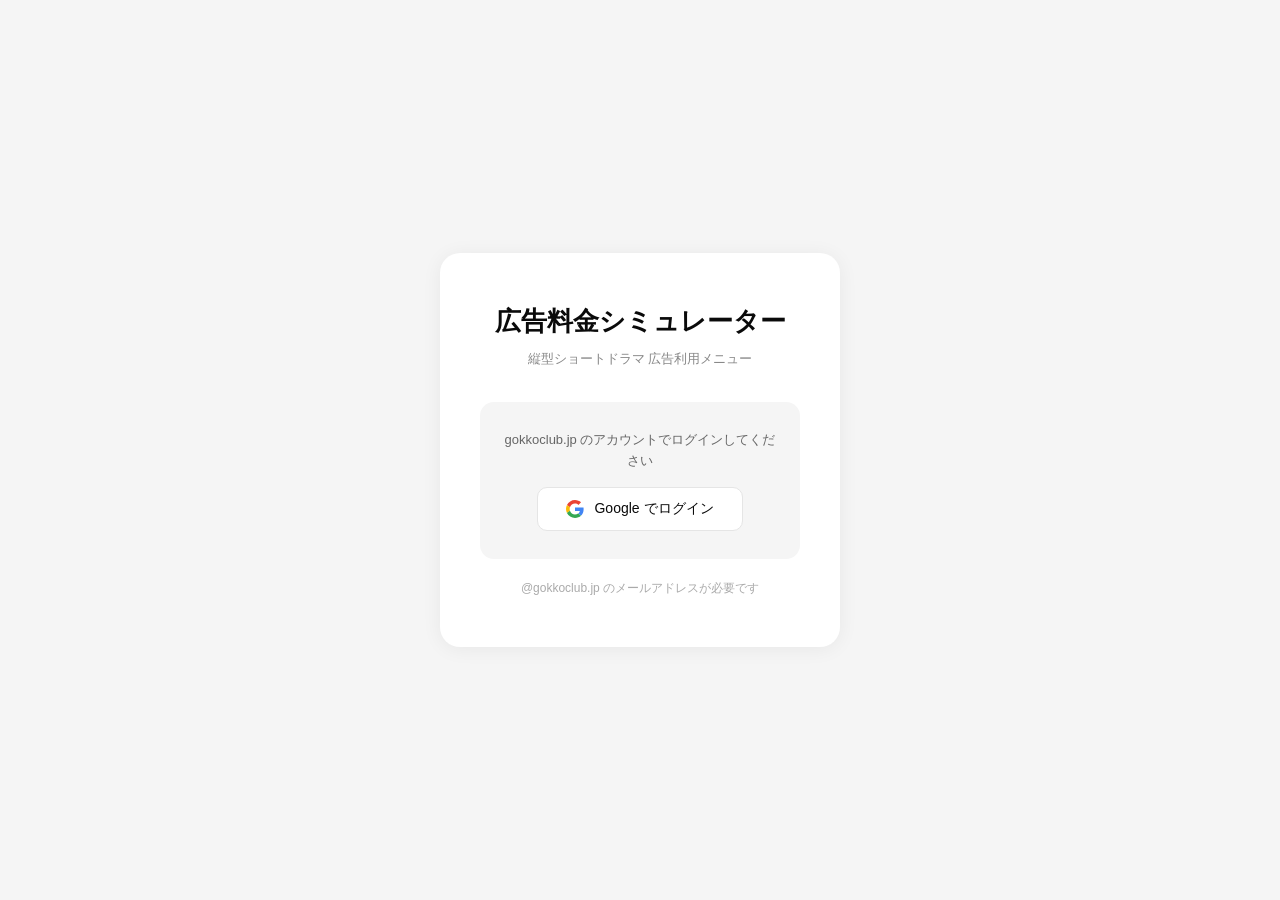
<file: index.html>
<!DOCTYPE html>
<html lang="ja">
<head>
<meta charset="UTF-8">
<meta name="viewport" content="width=device-width, initial-scale=1.0">
<title>GOKKO | 縦型ショートドラマ 広告利用メニュー</title>
<script src="https://accounts.google.com/gsi/client" async defer></script>
<link rel="stylesheet" href="shared.css">
<style>
  /* ── Login Overlay (auth version only) ── */
  .login-overlay {
    position: fixed;
    inset: 0;
    z-index: 9999;
    background: var(--gray-100);
    display: flex;
    align-items: center;
    justify-content: center;
    transition: opacity 0.4s, visibility 0.4s;
  }
  .login-overlay.hidden {
    opacity: 0;
    visibility: hidden;
    pointer-events: none;
  }
  .login-card {
    background: var(--white);
    border-radius: 20px;
    padding: 48px 40px;
    text-align: center;
    max-width: 400px;
    width: 90%;
    box-shadow: 0 2px 20px rgba(0,0,0,0.06);
  }
  .login-card h2 {
    font-size: 26px;
    font-weight: 900;
    margin-bottom: 6px;
    color: var(--black);
  }
  .login-card .login-sub {
    font-size: 13px;
    color: var(--gray-500);
    margin-bottom: 32px;
  }
  .login-box {
    background: var(--gray-100);
    border-radius: 14px;
    padding: 28px 24px;
    margin-bottom: 20px;
  }
  .login-box p {
    font-size: 13px;
    color: var(--gray-600);
    margin-bottom: 16px;
  }
  .google-btn {
    display: inline-flex;
    align-items: center;
    gap: 10px;
    background: var(--white);
    border: 1px solid var(--card-border);
    border-radius: 10px;
    padding: 12px 28px;
    font-size: 14px;
    font-weight: 500;
    color: var(--black);
    cursor: pointer;
    transition: all 0.2s;
    font-family: var(--font-ja);
  }
  .google-btn:hover {
    border-color: var(--gray-400);
    box-shadow: 0 2px 8px rgba(0,0,0,0.08);
  }
  .google-btn:focus-visible {
    outline: 3px solid rgba(10,10,10,0.35);
    outline-offset: 3px;
  }
  .google-btn:disabled {
    opacity: 0.6;
    cursor: wait;
  }
  .google-btn svg { width: 18px; height: 18px; }
  .login-domain {
    font-size: 12px;
    color: var(--gray-400);
  }
  .login-error {
    color: #d32f2f;
    font-size: 12px;
    margin-top: 12px;
    display: none;
  }

  .app-content { display: none; }
  .app-content.visible { display: block; }
</style>
</head>
<body>

<!-- ── Login Overlay ── -->
<div class="login-overlay" id="loginOverlay">
  <div class="login-card">
    <h2>広告料金シミュレーター</h2>
    <p class="login-sub">縦型ショートドラマ 広告利用メニュー</p>
    <div class="login-box">
      <p>gokkoclub.jp のアカウントでログインしてください</p>
      <button type="button" class="google-btn" id="googleLoginBtn">
        <svg viewBox="0 0 48 48"><path fill="#EA4335" d="M24 9.5c3.54 0 6.71 1.22 9.21 3.6l6.85-6.85C35.9 2.38 30.47 0 24 0 14.62 0 6.51 5.38 2.56 13.22l7.98 6.19C12.43 13.72 17.74 9.5 24 9.5z"/><path fill="#4285F4" d="M46.98 24.55c0-1.57-.15-3.09-.38-4.55H24v9.02h12.94c-.58 2.96-2.26 5.48-4.78 7.18l7.73 6c4.51-4.18 7.09-10.36 7.09-17.65z"/><path fill="#FBBC05" d="M10.53 28.59c-.48-1.45-.76-2.99-.76-4.59s.27-3.14.76-4.59l-7.98-6.19C.92 16.46 0 20.12 0 24c0 3.88.92 7.54 2.56 10.78l7.97-6.19z"/><path fill="#34A853" d="M24 48c6.48 0 11.93-2.13 15.89-5.81l-7.73-6c-2.15 1.45-4.92 2.3-8.16 2.3-6.26 0-11.57-4.22-13.47-9.91l-7.98 6.19C6.51 42.62 14.62 48 24 48z"/></svg>
        Google でログイン
      </button>
      <p class="login-error" id="loginError" role="alert" aria-live="polite">@gokkoclub.jp のメールアドレスでログインしてください</p>
    </div>
    <p class="login-domain">@gokkoclub.jp のメールアドレスが必要です</p>
  </div>
</div>

<!-- ── App Content (hidden until login) ── -->
<div class="app-content" id="appContent">

<!-- ── Hero ── -->
<section class="hero">
  <div class="hero-badge">GOKKO Inc. — Advertising Menu <span class="menu-year"></span></div>
  <h1>Ad Pricing<br>Simulator</h1>
  <p>縦型ショートドラマ広告利用の料金を、プランと各係数からリアルタイムでシミュレーション</p>

  <div class="plan-selector" id="planSelector" role="radiogroup" aria-label="プラン選択">
    <div class="plan-btn" data-plan="0" role="radio" aria-checked="false" tabindex="-1">
      <span class="plan-num">PLAN 01</span>
      <span class="plan-name">ライトプラン</span>
      <span class="plan-sub">フック重視</span>
    </div>
    <div class="plan-btn" data-plan="1" role="radio" aria-checked="false" tabindex="-1">
      <span class="plan-num">PLAN 02</span>
      <span class="plan-name">ベーシックプラン</span>
      <span class="plan-sub">実稼働費回収</span>
    </div>
    <div class="plan-btn active" data-plan="2" role="radio" aria-checked="true" tabindex="0">
      <span class="plan-recommended">RECOMMENDED</span>
      <span class="plan-num">PLAN 03</span>
      <span class="plan-name">スタンダードプラン</span>
      <span class="plan-sub">バランス型</span>
    </div>
    <div class="plan-btn" data-plan="3" role="radio" aria-checked="false" tabindex="-1">
      <span class="plan-num">PLAN 04</span>
      <span class="plan-name">プレミアムプラン</span>
      <span class="plan-sub">アップセル</span>
    </div>
  </div>
</section>

<!-- ── Formula Bar ── -->
<div class="formula-bar">
  <span>総額</span> = 基本出演料 × 使用期間 × 競合排除 × 業界 × メディア × 出演者ランク × マージン
</div>

<!-- ── Main ── -->
<div class="container">

  <!-- Base Fee -->
  <section class="section">
    <div class="section-label">Base Fee</div>
    <div class="section-title">基本出演料を入力</div>
    <div class="base-fee-card">
      <label>ショートドラマ出演時のキャスティング費（税別）</label>
      <div class="input-row">
        <span>¥</span>
        <input type="text" class="base-fee-input" id="baseFee" placeholder="100,000" value="100,000" inputmode="numeric" aria-label="基本出演料">
      </div>
    </div>
  </section>

  <!-- Coefficients -->
  <section class="section">
    <div class="section-label">Coefficients</div>
    <div class="section-title">各係数を選択してください</div>
    <div class="coeff-grid" id="coeffGrid"></div>
  </section>

  <!-- Reference -->
  <section class="section">
    <div class="section-label">Reference</div>
    <div class="section-title">出演者ランク別 基本出演料の目安</div>
    <div class="ref-table-wrap">
      <table class="ref-table">
        <thead>
          <tr><th>ランク</th><th>係数</th><th>説明</th><th>基本出演料目安</th></tr>
        </thead>
        <tbody>
          <tr><td>新人A</td><td>×0.8</td><td>GOKKO専属新人</td><td>5万円</td></tr>
          <tr><td>新人B</td><td>×1.0</td><td>一般新人キャスト</td><td>8〜12万円</td></tr>
          <tr><td>準中堅</td><td>×1.8</td><td>実績ある若手</td><td>15〜25万円</td></tr>
          <tr><td>中堅A</td><td>×2.5</td><td>中堅タレント</td><td>30〜40万円</td></tr>
          <tr><td>中堅B</td><td>×3.5</td><td>人気中堅タレント</td><td>50〜80万円</td></tr>
          <tr><td>準有名</td><td>×5.0</td><td>知名度上昇中</td><td>80〜120万円</td></tr>
          <tr><td>有名A</td><td>×8.0</td><td>有名タレント</td><td>150〜300万円</td></tr>
          <tr><td>有名S</td><td>×12.0</td><td>トップクラス</td><td>500万円以上</td></tr>
        </tbody>
      </table>
    </div>
  </section>
</div>

<!-- ── Sticky Result ── -->
<div class="result-panel" id="resultPanel">
  <div class="result-inner">
    <div class="result-left">
      <div class="result-plan-badge" id="resultPlanBadge">STANDARD</div>
      <div class="result-breakdown" id="resultBreakdown"></div>
    </div>
    <div class="result-total">
      <div class="result-total-label">Estimated Total</div>
      <div class="result-total-value" id="resultValue" aria-live="polite" aria-atomic="true">¥0</div>
    </div>
  </div>
  <div class="sr-only" id="resultLiveRegion" aria-live="polite" aria-atomic="true"></div>
</div>

<!-- ── Footer ── -->
<footer class="footer">
  © <span class="copyright-year"></span> GOKKO Inc. All rights reserved. ｜ 本料金表は参考価格です。正式なお見積りは別途ご相談ください。
</footer>

</div><!-- /app-content -->

<script>
// ═══════════════════════════════════════
// GOOGLE AUTH
// ═══════════════════════════════════════
const GOOGLE_CLIENT_ID = '777058430626-nla9pd956ss4t7jrchf58ebc0u614rcq.apps.googleusercontent.com';
const ALLOWED_DOMAIN = 'gokkoclub.jp';

function showApp() {
  hideLoginError();
  setLoginBusy(false);
  document.getElementById('loginOverlay').classList.add('hidden');
  document.getElementById('appContent').classList.add('visible');
}

function showLoggedOutState() {
  setLoginBusy(false);
  document.getElementById('loginOverlay').classList.remove('hidden');
  document.getElementById('appContent').classList.remove('visible');
}

function showLoginError(message) {
  const errorEl = document.getElementById('loginError');
  errorEl.textContent = message;
  errorEl.style.display = 'block';
}

function hideLoginError() {
  document.getElementById('loginError').style.display = 'none';
}

function setLoginBusy(isBusy) {
  const loginButton = document.getElementById('googleLoginBtn');
  if (!loginButton) return;
  loginButton.disabled = isBusy;
  loginButton.setAttribute('aria-busy', String(isBusy));
}

function getGoogleLoginErrorMessage(errorCode) {
  if (errorCode === 'access_denied') {
    return 'Google ログインがキャンセルされました。再度お試しください。';
  }
  if (errorCode === 'popup_closed' || errorCode === 'popup_closed_by_user') {
    return 'Google ログインの画面が閉じられました。再度お試しください。';
  }
  return 'Googleログインに失敗しました。再度お試しください。';
}

function getVerificationErrorMessage(error) {
  if (String(error?.message || '').includes('401')) {
    return 'ログインの有効期限が切れました。再度ログインしてください。';
  }
  return 'ログイン状態を確認できませんでした。再度ログインしてください。';
}

function handleGoogleLogin() {
  hideLoginError();
  if (!window.google?.accounts?.oauth2?.initTokenClient) {
    showLoginError('Googleログインの準備がまだ完了していません。少し待って再度お試しください。');
    return;
  }
  setLoginBusy(true);
  try {
    const client = google.accounts.oauth2.initTokenClient({
      client_id: GOOGLE_CLIENT_ID,
      scope: 'email profile',
      callback: (response) => {
        if (response.error) {
          setLoginBusy(false);
          showLoginError(getGoogleLoginErrorMessage(response.error));
          return;
        }
        if (response.access_token) {
          verifyAndShowApp(response.access_token);
        } else {
          setLoginBusy(false);
          showLoginError('Googleログインに失敗しました。再度お試しください。');
        }
      },
      error_callback: (err) => {
        setLoginBusy(false);
        if (err.type === 'popup_failed_to_open') {
          showLoginError('ポップアップがブロックされました。ブラウザの設定を確認してください。');
        } else if (err.type === 'popup_closed') {
          showLoginError('ログイン画面が閉じられました。再度お試しください。');
        } else {
          showLoginError('Googleログインに失敗しました。再度お試しください。');
        }
      },
    });
    client.requestAccessToken();
  } catch(e) {
    setLoginBusy(false);
    console.error('Google Auth error:', e);
    showLoginError('Googleログインの読み込みに失敗しました。https:// でアクセスしてください。');
  }
}

function verifyAndShowApp(accessToken) {
  fetch('https://www.googleapis.com/oauth2/v3/userinfo', {
    headers: { Authorization: 'Bearer ' + accessToken }
  })
  .then(r => {
    if (!r.ok) throw new Error('userinfo request failed: ' + r.status);
    return r.json();
  })
  .then(user => {
    if (user.email && user.email.endsWith('@' + ALLOWED_DOMAIN)) {
      sessionStorage.setItem('gokko_access_token', accessToken);
      showApp();
    } else {
      sessionStorage.removeItem('gokko_access_token');
      showLoggedOutState();
      showLoginError('@gokkoclub.jp のメールアドレスでログインしてください');
    }
  })
  .catch(err => {
    console.error('Auth verification failed:', err);
    sessionStorage.removeItem('gokko_access_token');
    showLoggedOutState();
    showLoginError(getVerificationErrorMessage(err));
  });
}

window.addEventListener('DOMContentLoaded', () => {
  document.getElementById('googleLoginBtn').addEventListener('click', handleGoogleLogin);
  const savedToken = sessionStorage.getItem('gokko_access_token');
  if (savedToken) {
    setLoginBusy(true);
    verifyAndShowApp(savedToken);
  } else {
    showLoggedOutState();
  }
});
</script>
<script src="shared.js"></script>
<script>
try {
  initSimulator();
} catch(e) {
  console.error('❌ 初期化エラー:', e);
}
</script>
</body>
</html>
</file>
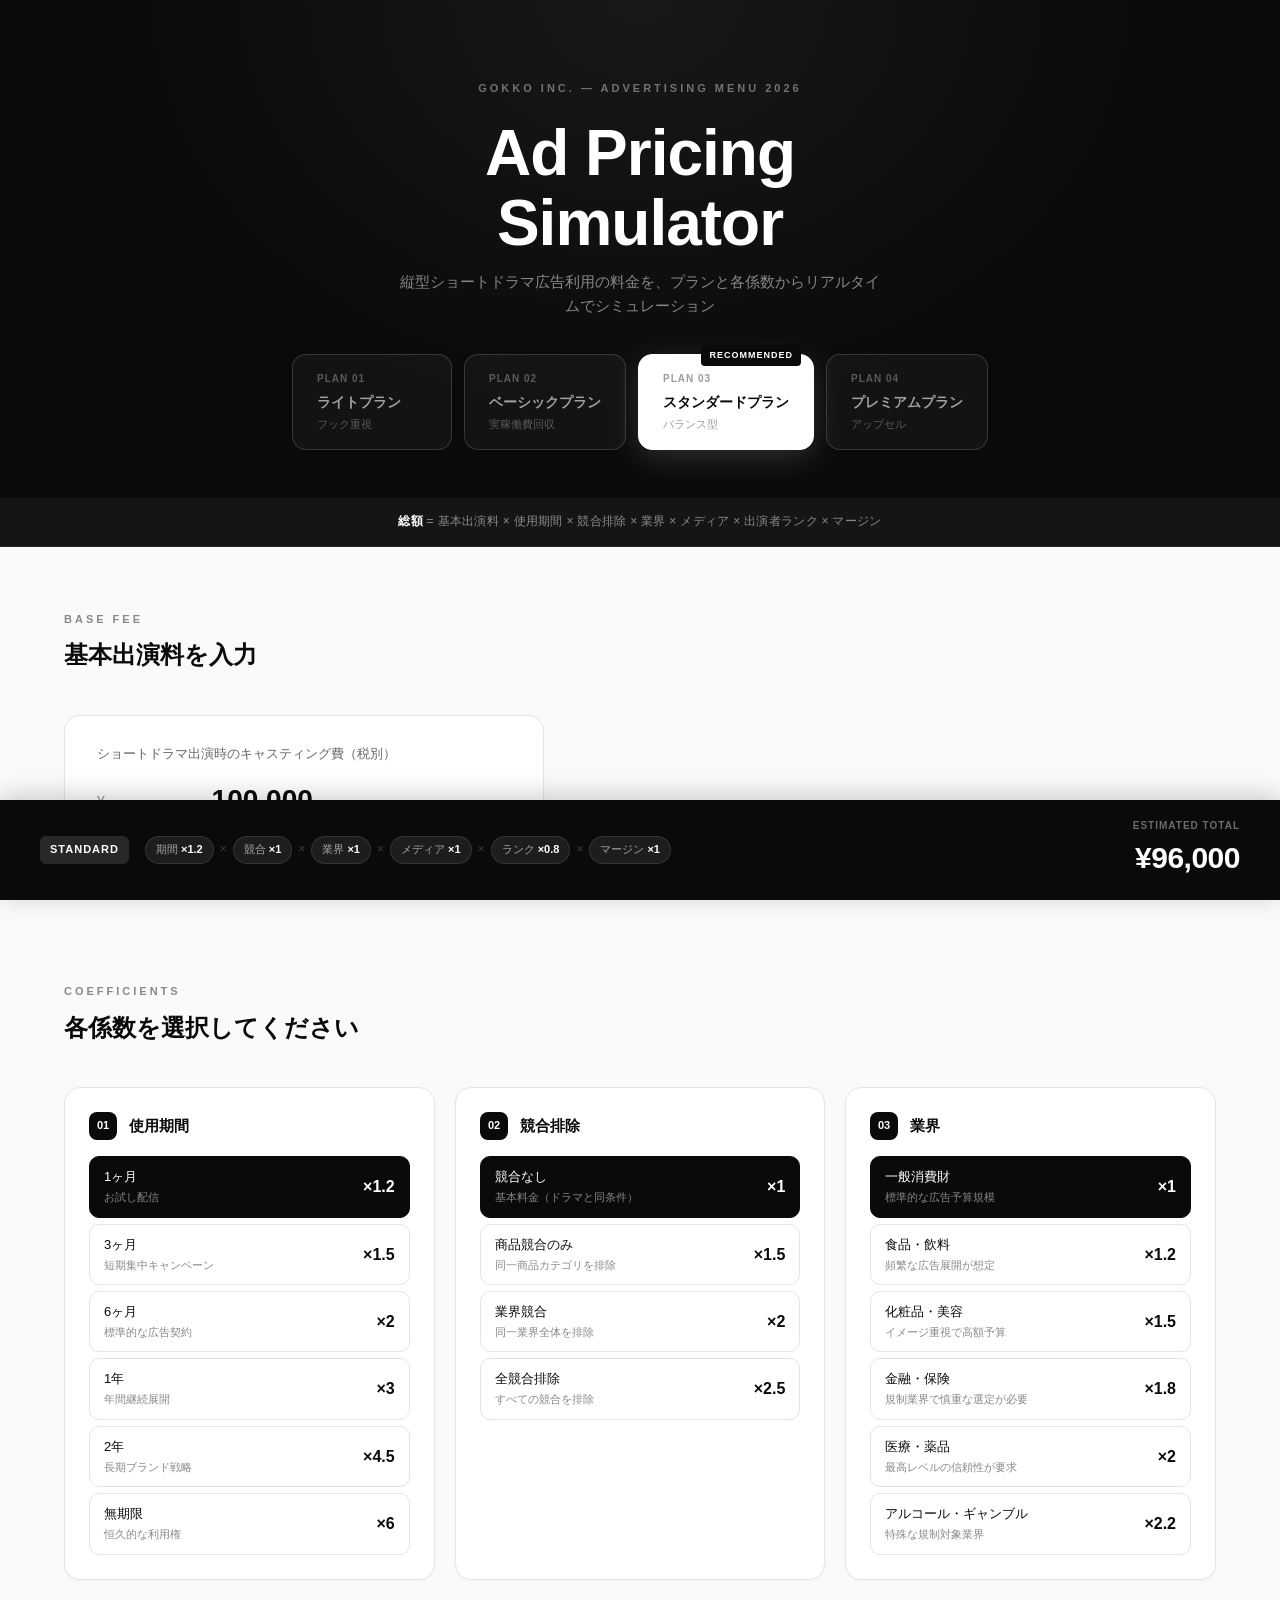
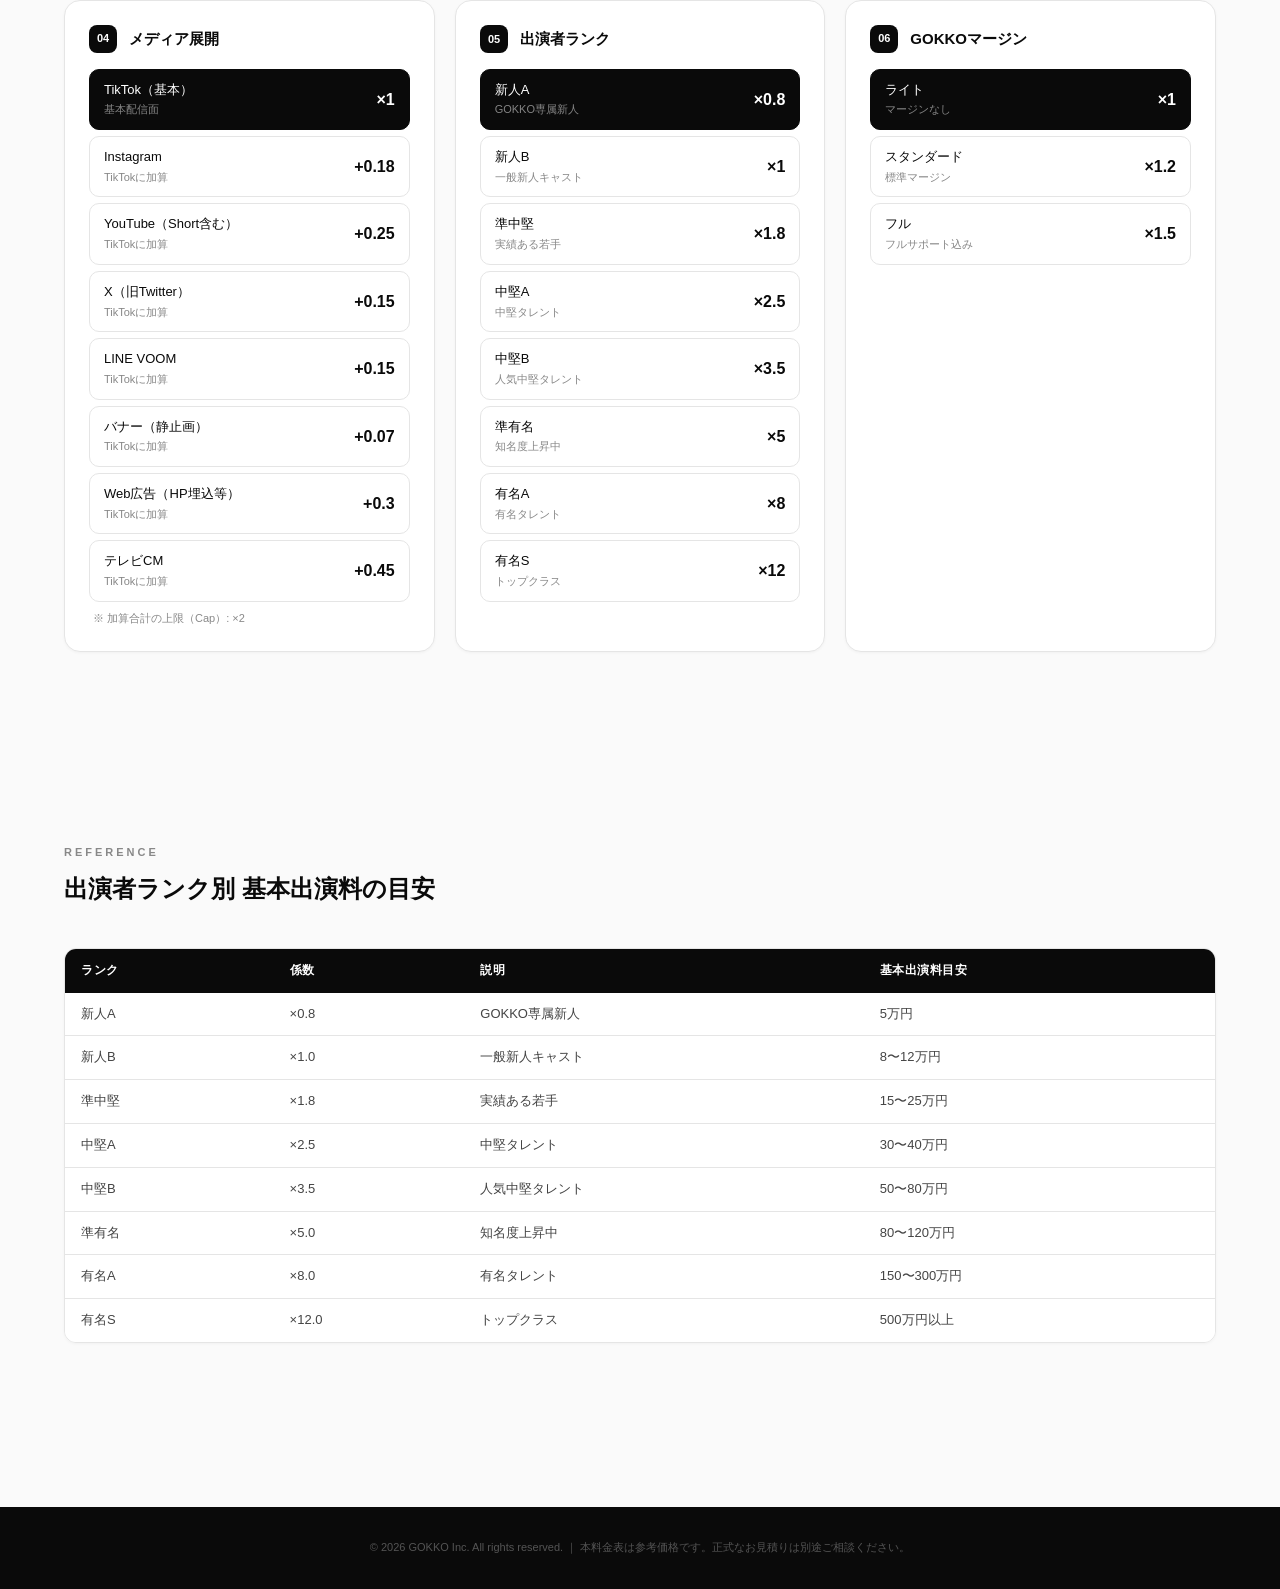
<file: gokko-ad-pricing-preview.html>
<!DOCTYPE html>
<html lang="ja">
<head>
<meta charset="UTF-8">
<meta name="viewport" content="width=device-width, initial-scale=1.0">
<title>GOKKO | 縦型ショートドラマ 広告利用メニュー（プレビュー）</title>
<link rel="stylesheet" href="shared.css">
</head>
<body>

<!-- ── App Content ── -->
<div class="app-content" id="appContent">

<!-- ── Hero ── -->
<section class="hero">
  <div class="hero-badge">GOKKO Inc. — Advertising Menu <span class="menu-year"></span></div>
  <h1>Ad Pricing<br>Simulator</h1>
  <p>縦型ショートドラマ広告利用の料金を、プランと各係数からリアルタイムでシミュレーション</p>

  <div class="plan-selector" id="planSelector" role="radiogroup" aria-label="プラン選択">
    <div class="plan-btn" data-plan="0" role="radio" aria-checked="false" tabindex="-1">
      <span class="plan-num">PLAN 01</span>
      <span class="plan-name">ライトプラン</span>
      <span class="plan-sub">フック重視</span>
    </div>
    <div class="plan-btn" data-plan="1" role="radio" aria-checked="false" tabindex="-1">
      <span class="plan-num">PLAN 02</span>
      <span class="plan-name">ベーシックプラン</span>
      <span class="plan-sub">実稼働費回収</span>
    </div>
    <div class="plan-btn active" data-plan="2" role="radio" aria-checked="true" tabindex="0">
      <span class="plan-recommended">RECOMMENDED</span>
      <span class="plan-num">PLAN 03</span>
      <span class="plan-name">スタンダードプラン</span>
      <span class="plan-sub">バランス型</span>
    </div>
    <div class="plan-btn" data-plan="3" role="radio" aria-checked="false" tabindex="-1">
      <span class="plan-num">PLAN 04</span>
      <span class="plan-name">プレミアムプラン</span>
      <span class="plan-sub">アップセル</span>
    </div>
  </div>
</section>

<!-- ── Formula Bar ── -->
<div class="formula-bar">
  <span>総額</span> = 基本出演料 × 使用期間 × 競合排除 × 業界 × メディア × 出演者ランク × マージン
</div>

<!-- ── Main ── -->
<div class="container">

  <!-- Base Fee -->
  <section class="section">
    <div class="section-label">Base Fee</div>
    <div class="section-title">基本出演料を入力</div>
    <div class="base-fee-card">
      <label>ショートドラマ出演時のキャスティング費（税別）</label>
      <div class="input-row">
        <span>¥</span>
        <input type="text" class="base-fee-input" id="baseFee" placeholder="100,000" value="100,000" inputmode="numeric" aria-label="基本出演料">
      </div>
    </div>
  </section>

  <!-- Coefficients -->
  <section class="section">
    <div class="section-label">Coefficients</div>
    <div class="section-title">各係数を選択してください</div>
    <div class="coeff-grid" id="coeffGrid"></div>
  </section>

  <!-- Reference -->
  <section class="section">
    <div class="section-label">Reference</div>
    <div class="section-title">出演者ランク別 基本出演料の目安</div>
    <div class="ref-table-wrap">
      <table class="ref-table">
        <thead>
          <tr><th>ランク</th><th>係数</th><th>説明</th><th>基本出演料目安</th></tr>
        </thead>
        <tbody>
          <tr><td>新人A</td><td>×0.8</td><td>GOKKO専属新人</td><td>5万円</td></tr>
          <tr><td>新人B</td><td>×1.0</td><td>一般新人キャスト</td><td>8〜12万円</td></tr>
          <tr><td>準中堅</td><td>×1.8</td><td>実績ある若手</td><td>15〜25万円</td></tr>
          <tr><td>中堅A</td><td>×2.5</td><td>中堅タレント</td><td>30〜40万円</td></tr>
          <tr><td>中堅B</td><td>×3.5</td><td>人気中堅タレント</td><td>50〜80万円</td></tr>
          <tr><td>準有名</td><td>×5.0</td><td>知名度上昇中</td><td>80〜120万円</td></tr>
          <tr><td>有名A</td><td>×8.0</td><td>有名タレント</td><td>150〜300万円</td></tr>
          <tr><td>有名S</td><td>×12.0</td><td>トップクラス</td><td>500万円以上</td></tr>
        </tbody>
      </table>
    </div>
  </section>
</div>

<!-- ── Sticky Result ── -->
<div class="result-panel" id="resultPanel">
  <div class="result-inner">
    <div class="result-left">
      <div class="result-plan-badge" id="resultPlanBadge">STANDARD</div>
      <div class="result-breakdown" id="resultBreakdown"></div>
    </div>
    <div class="result-total">
      <div class="result-total-label">Estimated Total</div>
      <div class="result-total-value" id="resultValue" aria-live="polite" aria-atomic="true">¥0</div>
    </div>
  </div>
  <div class="sr-only" id="resultLiveRegion" aria-live="polite" aria-atomic="true"></div>
</div>

<!-- ── Footer ── -->
<footer class="footer">
  © <span class="copyright-year"></span> GOKKO Inc. All rights reserved. ｜ 本料金表は参考価格です。正式なお見積りは別途ご相談ください。
</footer>

</div><!-- /app-content -->

<script src="shared.js"></script>
<script>
try {
  initSimulator();
} catch(e) {
  console.error('❌ 初期化エラー:', e);
}
</script>
</body>
</html>
</file>
<file: shared.css>
/* ═══════════════════════════════════════
   GOKKO Ad Pricing Simulator — Shared Styles
   ═══════════════════════════════════════ */

*, *::before, *::after { margin: 0; padding: 0; box-sizing: border-box; }

:root {
  --black: #0a0a0a;
  --dark: #151515;
  --gray-900: #1e1e1e;
  --gray-800: #2a2a2a;
  --gray-700: #444;
  --gray-600: #666;
  --gray-500: #888;
  --gray-400: #aaa;
  --gray-300: #ccc;
  --gray-200: #e0e0e0;
  --gray-100: #f5f5f5;
  --white: #ffffff;
  --bg: #fafafa;
  --card-bg: #ffffff;
  --card-border: #e5e5e5;
  --font-ja: -apple-system, BlinkMacSystemFont, 'Hiragino Sans', 'Hiragino Kaku Gothic ProN', 'Noto Sans JP', Meiryo, sans-serif;
  --font-en: -apple-system, BlinkMacSystemFont, 'Helvetica Neue', Arial, sans-serif;
}

html { scroll-behavior: smooth; }
body {
  font-family: var(--font-ja);
  background: var(--bg);
  color: var(--black);
  line-height: 1.6;
  -webkit-font-smoothing: antialiased;
}

/* ── Hero (Black) ── */
.hero {
  background: var(--black);
  color: var(--white);
  min-height: 420px;
  display: flex;
  flex-direction: column;
  justify-content: center;
  align-items: center;
  text-align: center;
  padding: 80px 24px 48px;
  position: relative;
  overflow: hidden;
}
.hero::before {
  content: '';
  position: absolute;
  inset: 0;
  background: radial-gradient(ellipse at 50% 0%, rgba(255,255,255,0.06) 0%, transparent 60%);
}
.hero-badge {
  font-family: var(--font-en);
  font-size: 11px;
  font-weight: 600;
  letter-spacing: 3px;
  text-transform: uppercase;
  color: rgba(255,255,255,0.4);
  margin-bottom: 20px;
  position: relative;
}
.hero h1 {
  font-family: var(--font-en);
  font-size: clamp(32px, 5vw, 64px);
  font-weight: 800;
  letter-spacing: -1px;
  line-height: 1.1;
  margin-bottom: 12px;
  position: relative;
}
.hero p {
  font-size: 15px;
  color: rgba(255,255,255,0.5);
  max-width: 480px;
  position: relative;
}

/* ── Plan Selector (inside hero) ── */
.plan-selector {
  display: flex;
  gap: 12px;
  margin-top: 36px;
  position: relative;
  flex-wrap: wrap;
  justify-content: center;
}
.plan-btn {
  position: relative;
  padding: 16px 24px;
  border: 1px solid rgba(255,255,255,0.15);
  border-radius: 14px;
  background: rgba(255,255,255,0.04);
  color: rgba(255,255,255,0.6);
  cursor: pointer;
  transition: all 0.3s;
  text-align: left;
  min-width: 160px;
}
.plan-btn:hover { border-color: rgba(255,255,255,0.3); color: var(--white); }
.plan-btn:focus-visible,
.base-fee-input:focus-visible {
  outline: 3px solid rgba(255,255,255,0.45);
  outline-offset: 3px;
}
.plan-btn.active {
  background: var(--white);
  color: var(--black);
  border-color: var(--white);
  box-shadow: 0 8px 32px rgba(255,255,255,0.15);
}
.plan-btn .plan-num {
  font-family: var(--font-en);
  font-size: 10px;
  font-weight: 700;
  letter-spacing: 1px;
  opacity: 0.5;
  display: block;
  margin-bottom: 4px;
}
.plan-btn.active .plan-num { opacity: 0.4; }
.plan-btn .plan-name {
  font-size: 14px;
  font-weight: 700;
  display: block;
}
.plan-btn .plan-sub {
  font-size: 11px;
  opacity: 0.5;
  display: block;
  margin-top: 2px;
}
.plan-btn.active .plan-sub { opacity: 0.4; }
.plan-recommended {
  position: absolute;
  top: -10px;
  right: 12px;
  font-family: var(--font-en);
  font-size: 9px;
  font-weight: 700;
  letter-spacing: 1px;
  text-transform: uppercase;
  background: var(--black);
  color: var(--white);
  padding: 3px 8px;
  border-radius: 4px;
}
.plan-btn.active .plan-recommended {
  background: var(--black);
  color: var(--white);
}

/* ── Formula Bar (Black) ── */
.formula-bar {
  background: var(--dark);
  color: rgba(255,255,255,0.5);
  padding: 14px 24px;
  text-align: center;
  font-family: var(--font-en);
  font-size: 12px;
  letter-spacing: 0.3px;
  border-bottom: 1px solid var(--gray-800);
}
.formula-bar span { color: var(--white); font-weight: 600; }

/* ── Container ── */
.container { max-width: 1200px; margin: 0 auto; padding: 0 24px; }

.section { padding: 64px 0; }
.section-label {
  font-family: var(--font-en);
  font-size: 11px;
  font-weight: 600;
  letter-spacing: 3px;
  text-transform: uppercase;
  color: var(--gray-500);
  margin-bottom: 8px;
}
.section-title {
  font-size: 24px;
  font-weight: 700;
  margin-bottom: 40px;
  color: var(--black);
}

/* ── Base Fee ── */
.base-fee-card {
  background: var(--card-bg);
  border: 1px solid var(--card-border);
  border-radius: 16px;
  padding: 28px 32px;
  max-width: 480px;
  box-shadow: 0 1px 3px rgba(0,0,0,0.04);
}
.base-fee-card label {
  display: block;
  font-size: 13px;
  font-weight: 500;
  margin-bottom: 12px;
  color: var(--gray-600);
}
.input-row { display: flex; align-items: center; gap: 8px; }
.input-row span { font-size: 14px; color: var(--gray-500); }
.base-fee-input {
  font-family: var(--font-en);
  font-size: 28px;
  font-weight: 700;
  background: transparent;
  border: none;
  border-bottom: 2px solid var(--gray-200);
  color: var(--black);
  padding: 8px 0;
  width: 200px;
  outline: none;
  transition: border-color 0.3s;
  text-align: right;
}
.base-fee-input:focus { border-color: var(--black); }
.base-fee-input::placeholder { color: var(--gray-300); }

/* ── Coefficient Cards ── */
.coeff-grid {
  display: grid;
  grid-template-columns: repeat(auto-fit, minmax(340px, 1fr));
  gap: 20px;
  margin-bottom: 64px;
}
.coeff-card {
  background: var(--card-bg);
  border: 1px solid var(--card-border);
  border-radius: 16px;
  padding: 24px;
  box-shadow: 0 1px 3px rgba(0,0,0,0.04);
  transition: box-shadow 0.3s;
}
.coeff-card:hover { box-shadow: 0 4px 16px rgba(0,0,0,0.08); }

.coeff-header {
  display: flex;
  align-items: center;
  gap: 12px;
  margin-bottom: 16px;
}
.coeff-number {
  font-family: var(--font-en);
  font-size: 11px;
  font-weight: 700;
  width: 28px;
  height: 28px;
  display: flex;
  align-items: center;
  justify-content: center;
  background: var(--black);
  color: var(--white);
  border-radius: 8px;
}
.coeff-name { font-size: 15px; font-weight: 700; }

.coeff-options, .media-options { display: flex; flex-direction: column; gap: 6px; }

.coeff-option, .media-option {
  display: flex;
  align-items: center;
  justify-content: space-between;
  padding: 10px 14px;
  background: transparent;
  border: 1px solid var(--card-border);
  border-radius: 10px;
  cursor: pointer;
  transition: all 0.2s;
  -webkit-user-select: none;
  user-select: none;
}
.coeff-option:hover, .media-option:hover {
  border-color: var(--gray-400);
  background: var(--gray-100);
}
.coeff-option:focus-visible, .media-option:focus-visible {
  outline: 3px solid rgba(10,10,10,0.45);
  outline-offset: 3px;
}
.coeff-option.selected, .media-option.selected {
  background: var(--black);
  color: var(--white);
  border-color: var(--black);
}
.coeff-option.selected .opt-coeff, .media-option.selected .opt-coeff { color: var(--white); }
.coeff-option.selected .opt-desc, .media-option.selected .opt-desc { color: rgba(255,255,255,0.5); }

.opt-left { display: flex; flex-direction: column; gap: 1px; }
.opt-label { font-size: 13px; font-weight: 500; }
.opt-desc { font-size: 11px; color: var(--gray-500); transition: color 0.2s; }
.opt-coeff {
  font-family: var(--font-en);
  font-size: 16px;
  font-weight: 700;
  color: var(--black);
  transition: color 0.2s;
  white-space: nowrap;
  margin-left: 12px;
}

.media-note {
  font-size: 11px;
  color: var(--gray-500);
  margin-top: 8px;
  padding-left: 4px;
}

/* ── Result Panel (Black) ── */
.result-panel {
  position: sticky;
  bottom: 0;
  left: 0;
  right: 0;
  background: var(--black);
  color: var(--white);
  padding: 18px 24px;
  z-index: 100;
  box-shadow: 0 -4px 24px rgba(0,0,0,0.2);
}
.result-inner {
  max-width: 1200px;
  margin: 0 auto;
  display: flex;
  align-items: center;
  justify-content: space-between;
  flex-wrap: wrap;
  gap: 16px;
}
.result-left { display: flex; align-items: center; gap: 16px; flex-wrap: wrap; }
.result-plan-badge {
  font-family: var(--font-en);
  font-size: 11px;
  font-weight: 700;
  letter-spacing: 1px;
  padding: 5px 10px;
  background: rgba(255,255,255,0.12);
  border-radius: 6px;
  white-space: nowrap;
}
.result-breakdown {
  display: flex;
  align-items: center;
  gap: 6px;
  flex-wrap: wrap;
}
.result-chip {
  font-size: 11px;
  padding: 4px 10px;
  background: rgba(255,255,255,0.08);
  border: 1px solid rgba(255,255,255,0.1);
  border-radius: 16px;
  color: rgba(255,255,255,0.6);
  white-space: nowrap;
}
.result-chip span {
  color: var(--white);
  font-family: var(--font-en);
  font-weight: 600;
}
.result-multiply {
  color: rgba(255,255,255,0.2);
  font-family: var(--font-en);
  font-weight: 300;
  font-size: 12px;
}
.result-total { text-align: right; }
.result-total-label {
  font-size: 10px;
  color: rgba(255,255,255,0.4);
  letter-spacing: 1px;
  text-transform: uppercase;
  font-family: var(--font-en);
  font-weight: 600;
}
.result-total-value {
  font-family: var(--font-en);
  font-size: 30px;
  font-weight: 800;
  letter-spacing: -0.5px;
}

/* ── Reference Table ── */
.ref-table-wrap {
  overflow-x: auto;
  margin-top: 32px;
  border-radius: 12px;
  border: 1px solid var(--card-border);
  box-shadow: 0 1px 3px rgba(0,0,0,0.04);
}
.ref-table {
  width: 100%;
  border-collapse: collapse;
  font-size: 13px;
  background: var(--card-bg);
}
.ref-table th {
  background: var(--black);
  color: var(--white);
  padding: 12px 16px;
  text-align: left;
  font-weight: 600;
  font-size: 12px;
  letter-spacing: 0.5px;
  white-space: nowrap;
}
.ref-table td {
  padding: 11px 16px;
  border-bottom: 1px solid var(--card-border);
  color: var(--gray-700);
}
.ref-table tr:last-child td { border-bottom: none; }
.ref-table tr:hover td { background: var(--gray-100); }

/* ── Footer (Black) ── */
.footer {
  background: var(--black);
  color: rgba(255,255,255,0.3);
  padding: 32px 24px;
  text-align: center;
  font-size: 11px;
}

/* ── Utilities ── */
.sr-only {
  position: absolute;
  width: 1px;
  height: 1px;
  padding: 0;
  margin: -1px;
  overflow: hidden;
  clip: rect(0, 0, 0, 0);
  white-space: nowrap;
  border: 0;
}

/* ── Responsive ── */
@media (max-width: 768px) {
  .hero { min-height: auto; padding: 48px 20px 36px; }
  .hero h1 { font-size: 28px; }
  .plan-selector { flex-direction: column; align-items: stretch; }
  .plan-btn { min-width: unset; }
  .coeff-grid { grid-template-columns: 1fr; gap: 14px; }
  .result-inner { flex-direction: column; align-items: stretch; }
  .result-left { justify-content: center; }
  .result-total { text-align: center; }
  .result-total-value { font-size: 24px; }
  .section { padding: 40px 0; }
  .section-title { font-size: 20px; margin-bottom: 28px; }
}

/* ── Animations ── */
@keyframes fadeUp {
  from { opacity: 0; transform: translateY(16px); }
  to { opacity: 1; transform: translateY(0); }
}
.coeff-card { animation: fadeUp 0.4s ease both; }
.coeff-card:nth-child(1) { animation-delay: 0.03s; }
.coeff-card:nth-child(2) { animation-delay: 0.06s; }
.coeff-card:nth-child(3) { animation-delay: 0.09s; }
.coeff-card:nth-child(4) { animation-delay: 0.12s; }
.coeff-card:nth-child(5) { animation-delay: 0.15s; }
.coeff-card:nth-child(6) { animation-delay: 0.18s; }
</file>
